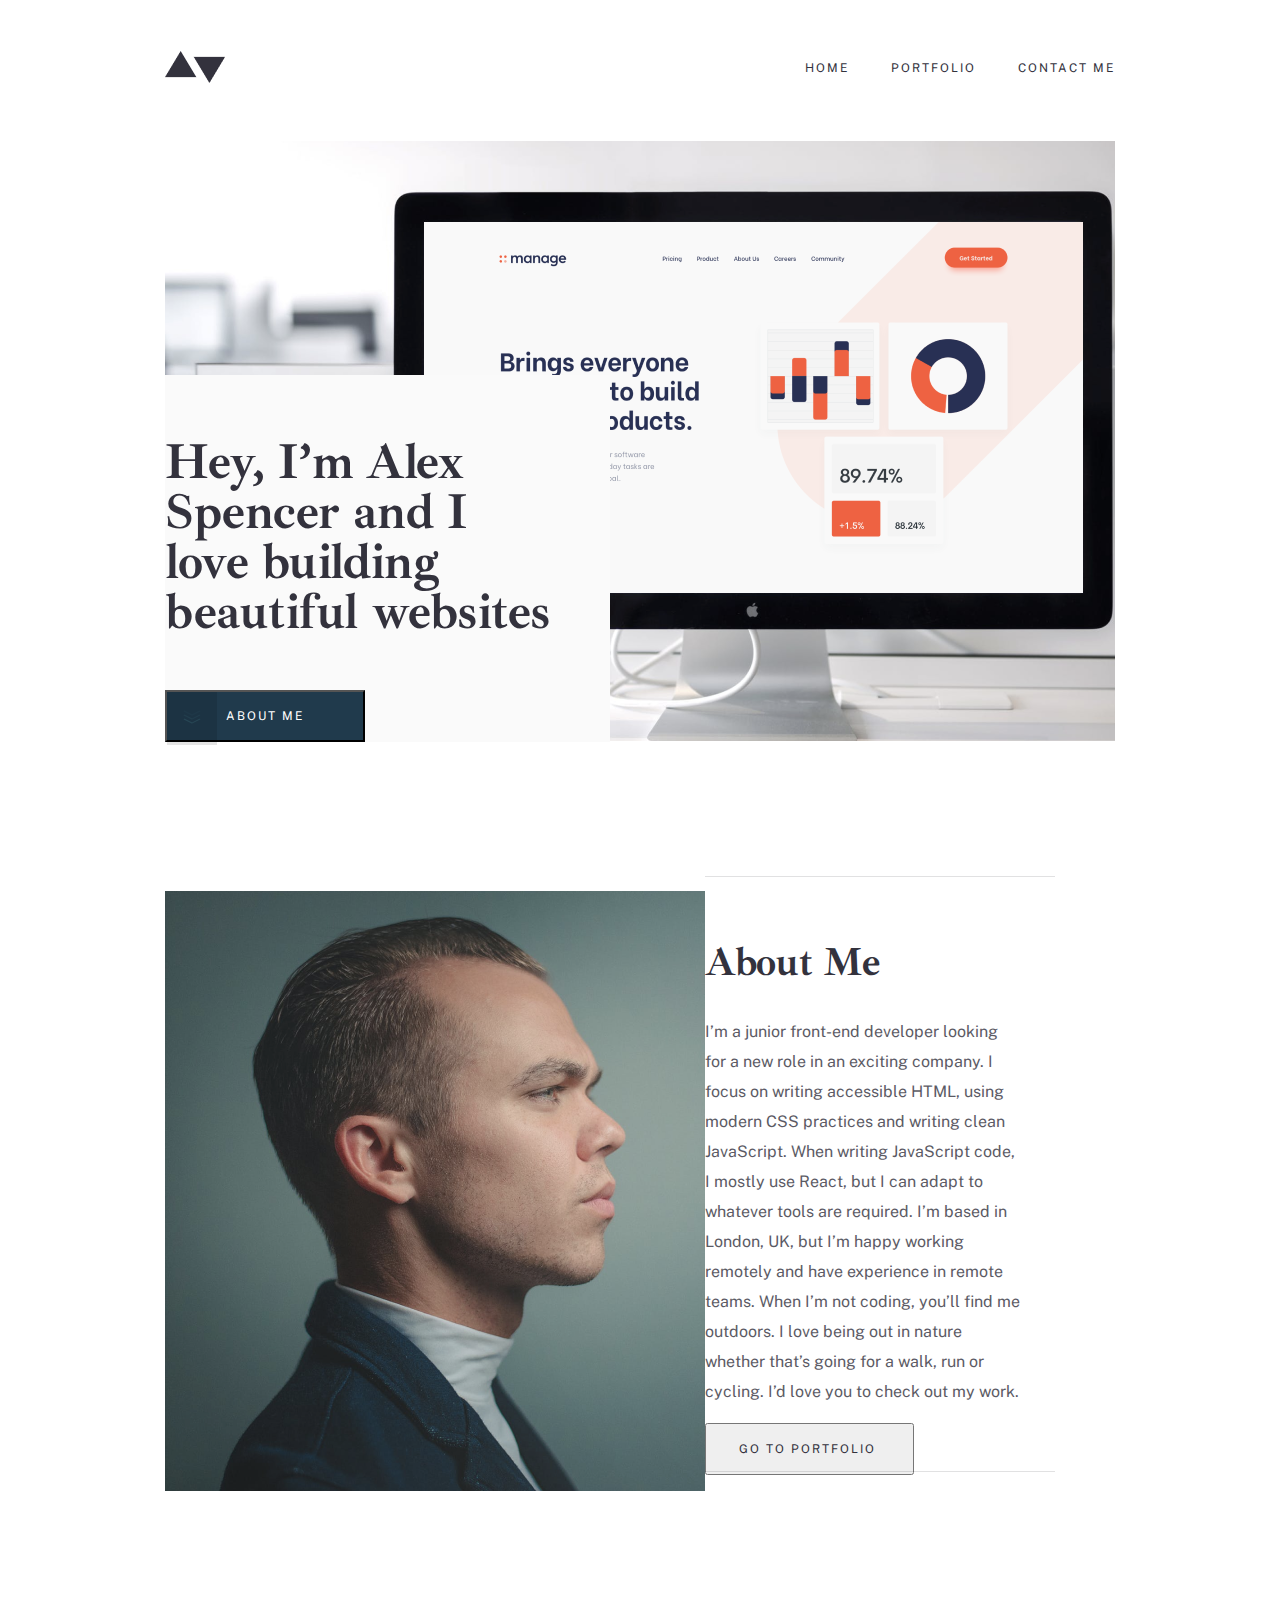
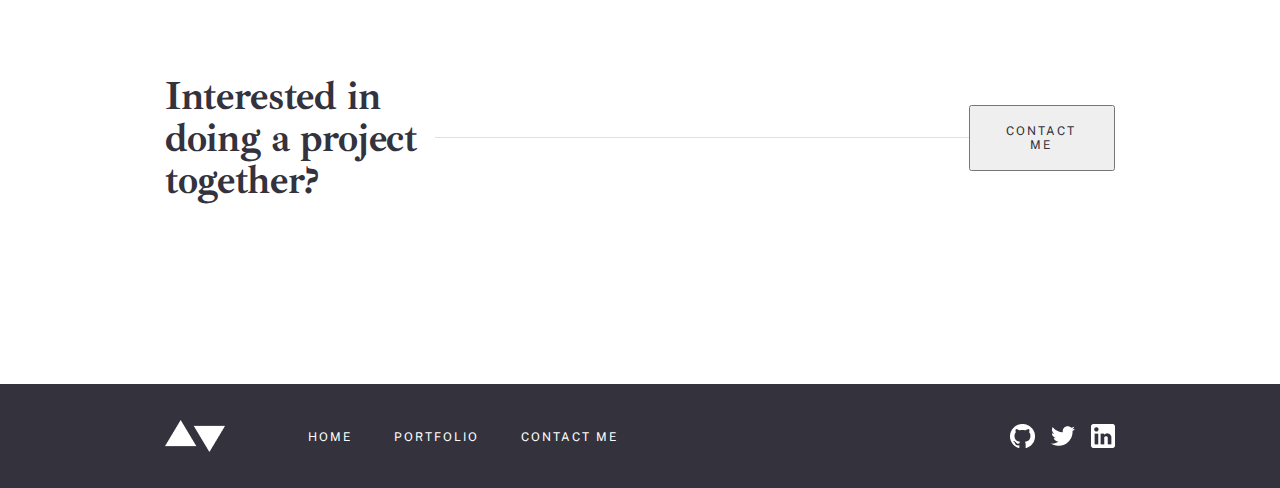
<file: index.html>
<!DOCTYPE html>
<html lang="en">
<head>
    <meta charset="UTF-8">
    <meta http-equiv="X-UA-Compatible" content="IE=edge">
    <meta name="viewport" content="width=device-width, initial-scale=1.0">
    <title>Home</title>
    <link rel="stylesheet" href="./css/main.css">
</head>
<body>
    <header class="header">
        <div class="container">
            <div class="header__inner">
                <a class="header__inner__logo__link" href="#"><img class="header__inner__logo" src="./images/logo__header.png" alt="Logo"></a>
                <ul class="header__inner__list">
                    <li class="header__inner__list__item">
                        <a class="header__inner__list__item__link" href="./index.html">HOME</a>
                    </li>
                    <li class="header__inner__list__item">
                        <a class="header__inner__list__item__link" href="./portfolio.html">PORTFOLIO</a>
                    </li>
                    <li class="header__inner__list__item">
                        <a class="header__inner__list__item__link" href="./contact.html">CONTACT ME</a>
                    </li>
                </ul>
                <a class="header__inner__menu" href="#"><img class="header__inner__menu" src="./images/chiziqcha.png" alt="menu"></a>
            </div>
        </div>
    </header>
    <main>
        <section class="beautiful">
            <div class="container">
                <div class="beautiful__inner">
                    <div class="beautiful__inner__div">
                        <h1 class="beautiful__inner__h1">Hey, I’m Alex Spencer and I love building beautiful websites</h1>
                        <button class="beautiful__inner__btn" type="submit">ABOUT ME</button>
                    </div>
                </div>
            </div>
        </section>
        <section class="about">
            <div class="container">
                <div class="abuot__inner">
                    <img class="abuot__inner__img" src="./images/abuot.png" alt="Alex">
                    <img class="abuot__inner__png" src="./images/abuot__tablet.png" alt="Alex">
                    <img class="abuot__inner__jpg" src="./images/abuot__mobile.png  " alt="Alex">
                    <div class="abuot__inner__div">
                        <h2 class="abuot__inner__h2">About Me</h2>
                        <p class="abuot__inner__p">I’m a junior front-end developer looking for a new role in an exciting company. I focus on writing accessible HTML, using modern CSS practices and writing clean JavaScript. When writing JavaScript code, I mostly use React, but I can adapt to whatever tools are required. I’m based in London, UK, but I’m happy working remotely and have experience in remote teams. When I’m not coding, you’ll find me outdoors. I love being out in nature whether that’s going for a walk, run or cycling. I’d love you to check out my work.</p>
                        <button class="abuot__inner__btn" type="submit">GO TO PORTFOLIO</button>
                    </div>
                </div>
            </div>
        </section>
        <section class="project">
            <div class="container">
                <div class="project__inner">
                    <h2 class="project__inner__h2">Interested in doing a project together?</h2>
                    <img class="project__inner__line" src="./images/project.png" alt="Line">
                    <img class="project__inner__lines" src="./images/project__tablet.png" alt="Line">
                    <button class="project__inner__btn" type="submit">CONTACT ME</button>
                </div>
            </div>
        </section>
    </main>
    <footer class="footer">
        <div class="container">
            <div class="footer__inner">
                <div class="footer__inner__div">
                    <a class="footer__inner__img__link" href="#"><img class="footer__inner__img" src="./images/footer__logo.png" alt="Logo">
                    </a>
                    <ul class="footer__inner__list">
                        <li class="footer__inner__list__item">
                            <a class="footer__inner__list__item__link" href="./index.html">HOME</a>
                        </li>
                        <li class="footer__inner__list__item">
                            <a class="footer__inner__list__item__link" href="./portfolio.html">PORTFOLIO</a>
                        </li>
                        <li class="footer__inner__list__item">
                            <a class="footer__inner__list__item__link" href="./contact.html">CONTACT ME</a>
                        </li>
                    </ul>
                </div>
                <ul class="footer__inner__lists">
                    <li class="footer__inner__lists__item">
                        <a class="footer__inner__lists__item__link" href="#">
                            <img src="./images/footer__img1.png" alt="rasm">
                        </a>
                    </li>
                    <li class="footer__inner__lists__item">
                        <a class="footer__inner__lists__item__link" href="#">
                            <img src="./images/twiter.png" alt="twiter">
                        </a>
                    </li>
                    <li class="footer__inner__lists__item">
                        <a class="footer__inner__lists__item__link" href="#">
                            <img src="./images/in.png" alt="IN">
                        </a>
                    </li>
                </ul>
            </div>
        </div>
    </footer>
</body>
</html>
</file>
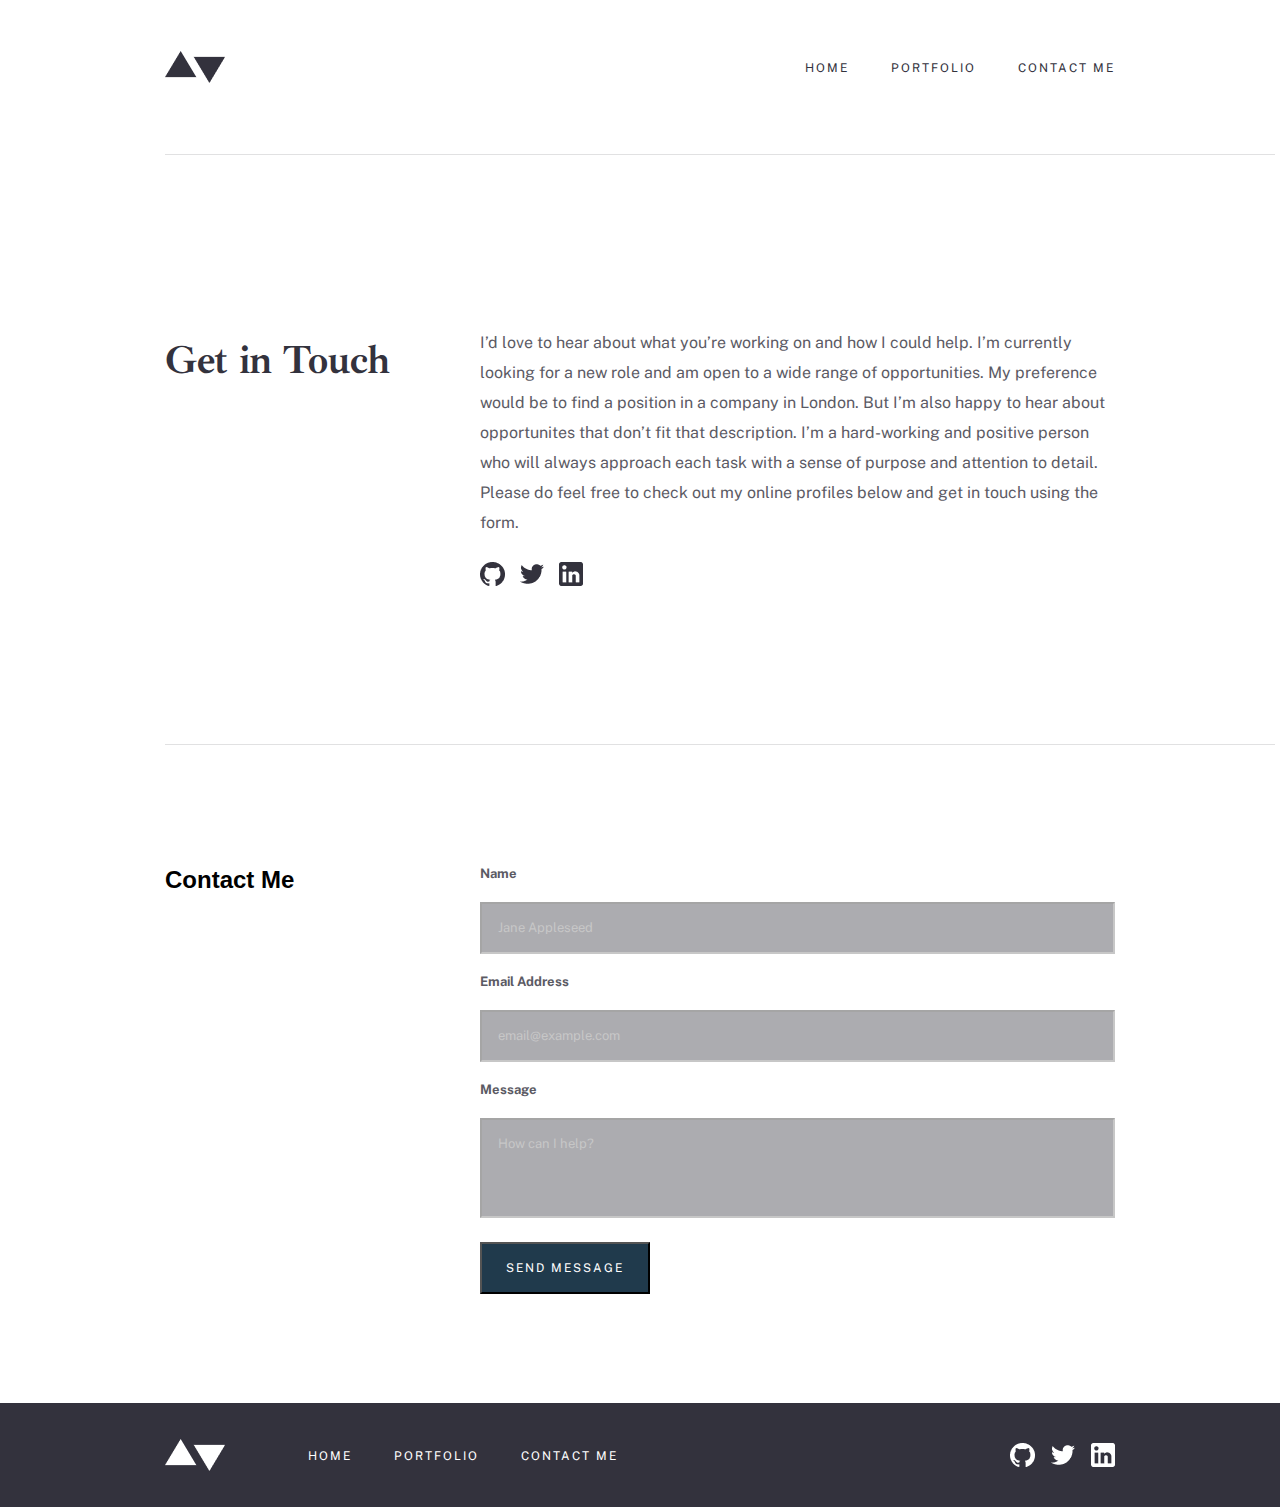
<file: contact.html>
<!DOCTYPE html>
<html lang="en">
<head>
    <meta charset="UTF-8">
    <meta http-equiv="X-UA-Compatible" content="IE=edge">
    <meta name="viewport" content="width=device-width, initial-scale=1.0">
    <title>Home</title>
    <link rel="stylesheet" href="./css/main.css">
</head>
<body>
    <header class="header">
        <div class="container">
            <div class="header__inner">
                <a class="header__inner__logo__link" href="#"><img class="header__inner__logo" src="./images/logo__header.png" alt="Logo"></a>
                <ul class="header__inner__list">
                    <li class="header__inner__list__item">
                        <a class="header__inner__list__item__link" href="./index.html">HOME</a>
                    </li>
                    <li class="header__inner__list__item">
                        <a class="header__inner__list__item__link" href="./portfolio.html">PORTFOLIO</a>
                    </li>
                    <li class="header__inner__list__item">
                        <a class="header__inner__list__item__link" href="./contact.html">CONTACT ME</a>
                    </li>
                </ul>
                <a class="header__inner__menu" href="#"><img class="header__inner__menu" src="./images/chiziqcha.png" alt="menu"></a>
            </div>
        </div>
    </header>
    <main>
        <section class="get">
            <div class="container">
                <div class="get__over">
                    <div class="get__over__inner">
                        <h1 class="get__over__inner__h1">Get in Touch</h1>
                        <div class="get__over__inner__div">
                            <p class="get__over__inner__p">
                                I’d love to hear about what you’re working on and how I could help. I’m currently looking for a new role and am open to a wide range of opportunities. My preference would be to find a position in a company in London. But I’m also happy to hear about opportunites that don’t fit that description. I’m a hard-working and positive person who will always approach each task with a sense of purpose and attention to detail. Please do feel free to check out my online profiles below and get in touch using the form.
                            </p>
                            <div class="get__over__inner__div2">
                                <img class="get__over__inner__img" src="./images/one.png" alt="rasm">
                                <img class="get__over__inner__img" src="./images/two.png" alt="twiter">
                                <img class="get__over__inner__img" src="./images/three.png" alt="IN">
                            </div>
                        </div>
                    </div>
                </div>
            </div>
        </section>
        <section class="contact">
            <div class="container">
                <div class="contact__over">
                    <div class="contact__over__inner">
                        <h2 class="contact__over__inner__h2">Contact Me</h2>
                        <div class="contact__over__inner__div">
                            <form action="./index.html">
                                <h3 class="contact__over__inner__h3">Name</h3>
                                <label class="contact__over__inner__label" for="name">
                                    <input class="contact__over__inner__name" type="text"id="name" name="name" placeholder="Jane Appleseed" >
                                </label>
                                <br>
                                <h3 class="contact__over__inner__h3">Email Address</h3>
                                <label class="contact__over__inner__label" for="email">
                                    <input class="contact__over__inner__email" type="email"id="email" name="email" placeholder="email@example.com" >
                                </label>
                                <br>
                                <h3 class="contact__over__inner__h3">Message</h3>
                                <label class="contact__over__inner__label" for="message">
                                    <input class="contact__over__inner__message" type="text"id="message" name="message" placeholder="How can I help?" >
                                </label>
                            </form>
                            <button class="contact__over__inner__btn" type="submit">SEND MESSAGE</button>
                        </div>
                    </div>
                </div>
            </div>
        </section>














    </main>
    <footer class="footer">
        <div class="container">
            <div class="footer__inner">
                <div class="footer__inner__div">
                    <a class="footer__inner__img__link" href="#"><img class="footer__inner__img" src="./images/footer__logo.png" alt="Logo">
                    </a>
                    <ul class="footer__inner__list">
                        <li class="footer__inner__list__item">
                            <a class="footer__inner__list__item__link" href="./index.html">HOME</a>
                        </li>
                        <li class="footer__inner__list__item">
                            <a class="footer__inner__list__item__link" href="./portfolio.html">PORTFOLIO</a>
                        </li>
                        <li class="footer__inner__list__item">
                            <a class="footer__inner__list__item__link" href="./contact.html">CONTACT ME</a>
                        </li>
                    </ul>
                </div>
                <ul class="footer__inner__lists">
                    <li class="footer__inner__lists__item">
                        <a class="footer__inner__lists__item__link" href="#">
                            <img src="./images/footer__img1.png" alt="rasm">
                        </a>
                    </li>
                    <li class="footer__inner__lists__item">
                        <a class="footer__inner__lists__item__link" href="#">
                            <img src="./images/twiter.png" alt="twiter">
                        </a>
                    </li>
                    <li class="footer__inner__lists__item">
                        <a class="footer__inner__lists__item__link" href="#">
                            <img src="./images/in.png" alt="IN">
                        </a>
                    </li>
                </ul>
            </div>
        </div>
    </footer>
</body>
</html>
</file>
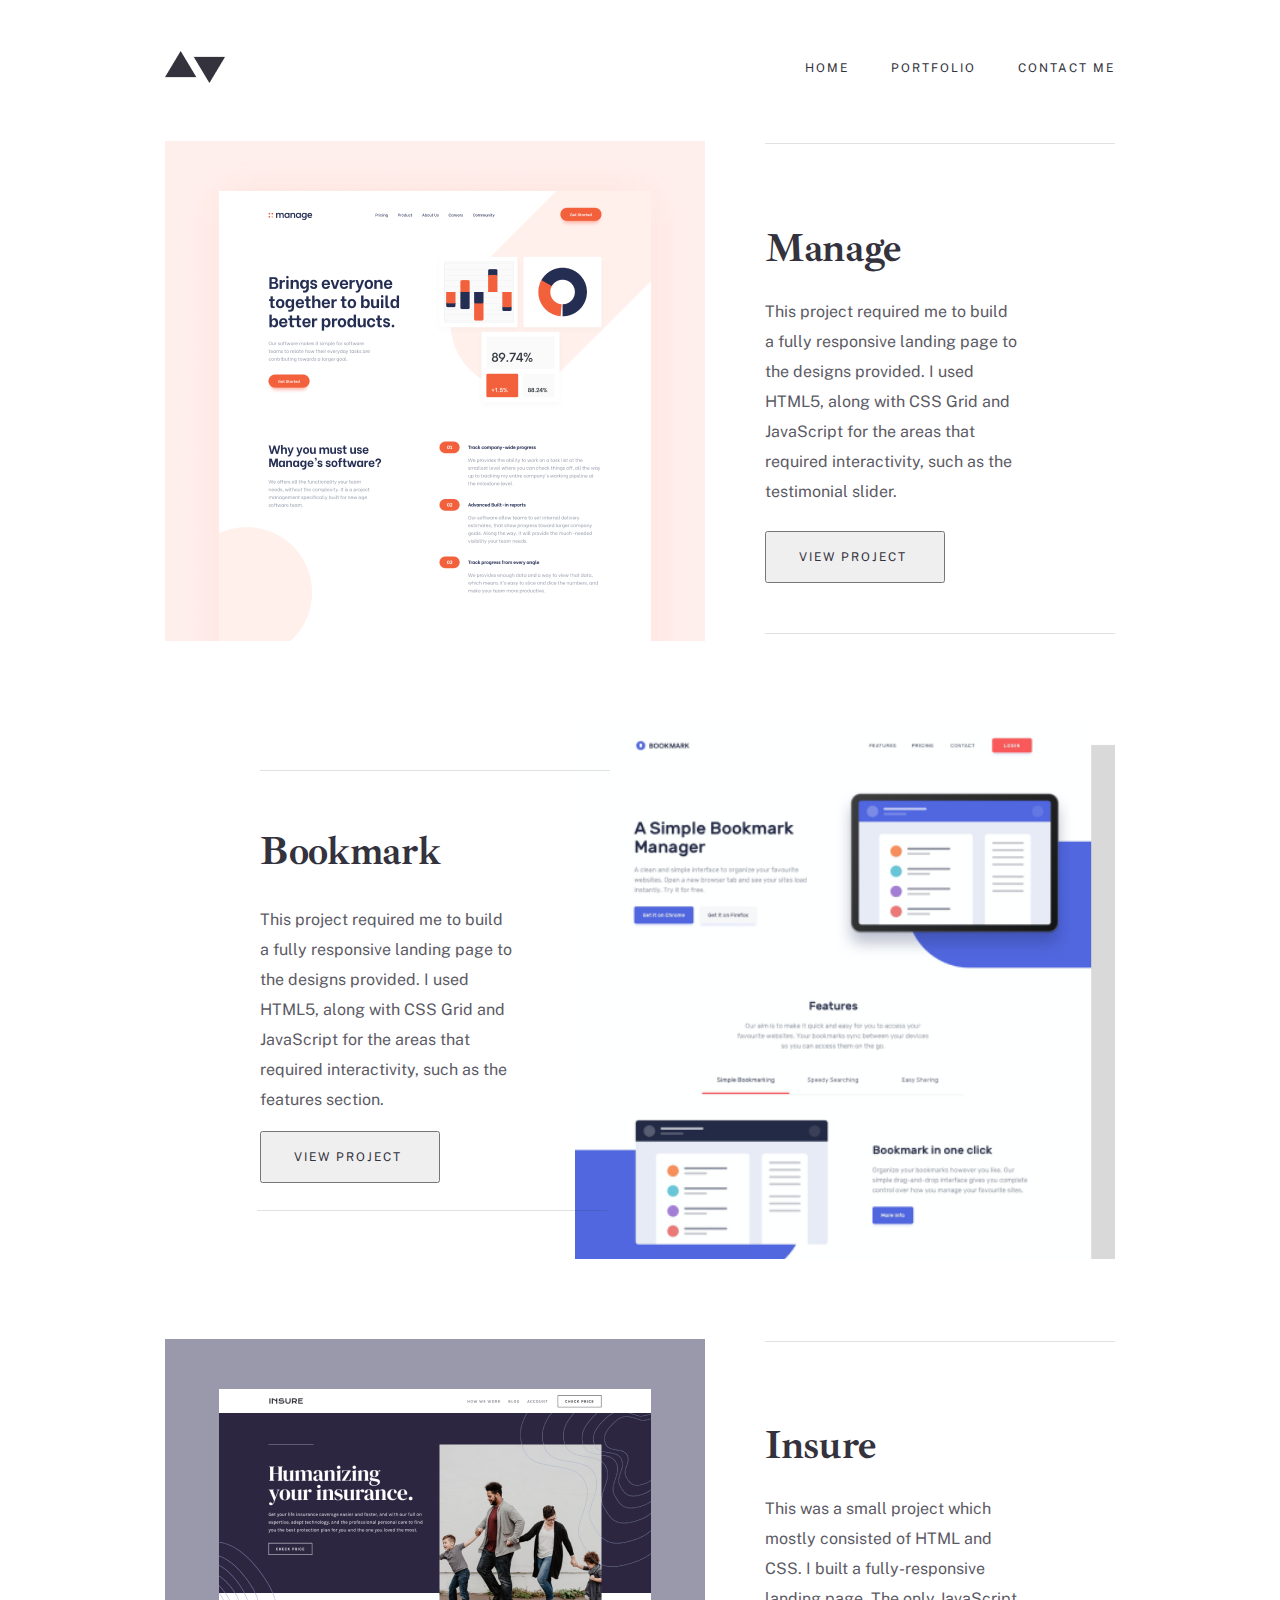
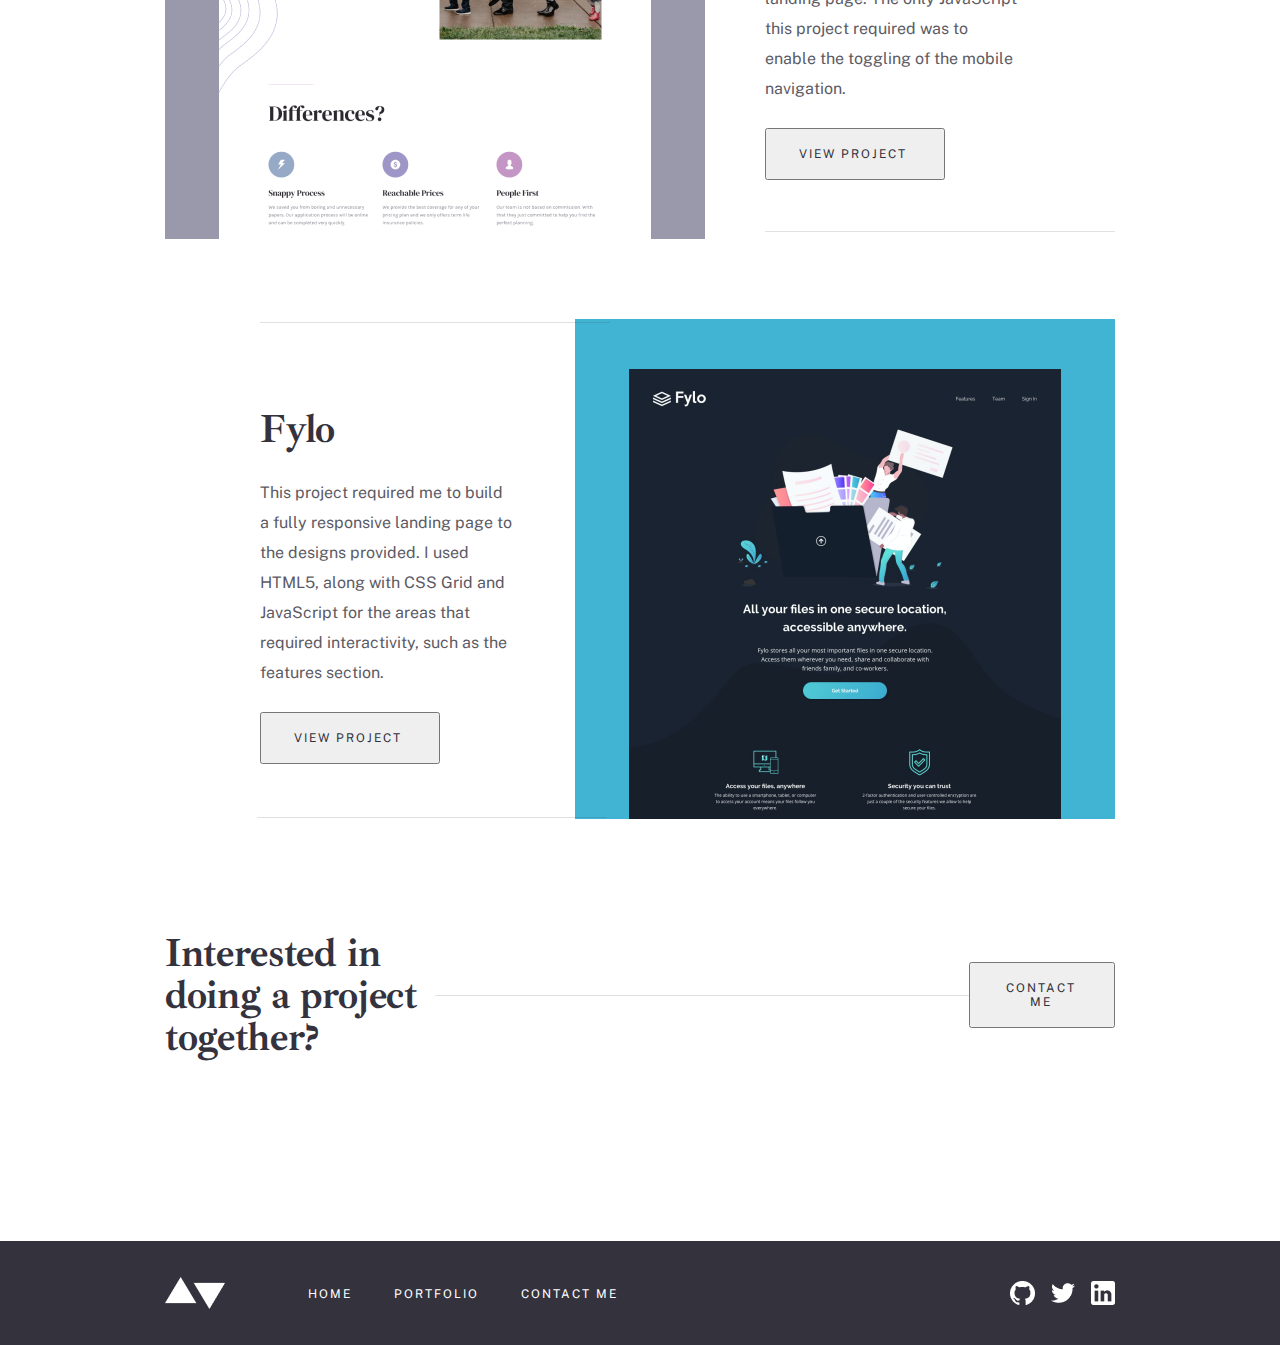
<file: portfolio.html>
<!DOCTYPE html>
<html lang="en">
<head>
    <meta charset="UTF-8">
    <meta http-equiv="X-UA-Compatible" content="IE=edge">
    <meta name="viewport" content="width=device-width, initial-scale=1.0">
    <title>Home</title>
    <link rel="stylesheet" href="./css/main.css">
</head>
<body>
    <header class="header">
        <div class="container">
            <div class="header__inner">
                <a class="header__inner__logo__link" href="#"><img class="header__inner__logo" src="./images/logo__header.png" alt="Logo"></a>
                <ul class="header__inner__list">
                    <li class="header__inner__list__item">
                        <a class="header__inner__list__item__link" href="./index.html">HOME</a>
                    </li>
                    <li class="header__inner__list__item">
                        <a class="header__inner__list__item__link" href="./portfolio.html">PORTFOLIO</a>
                    </li>
                    <li class="header__inner__list__item">
                        <a class="header__inner__list__item__link" href="./contact.html">CONTACT ME</a>
                    </li>
                </ul>
                <a class="header__inner__menu" href="#"><img class="header__inner__menu" src="./images/chiziqcha.png" alt="menu"></a>
            </div>
        </div>
    </header>
    <main>
        <section class="manage">
            <div class="container">
                <div class="manage__inner">
                    <img class="manage__inner__img" src="./images/Manage.png" alt="Manage">
                    <img class="manage__inner__png" src="./images/Manage__tablet.png" alt="Manage">
                    <div class="manage__inner__div">
                        <h1 class="manage__inner__h1">Manage</h1>
                        <p class="manage__inner__p">This project required me to build a fully responsive landing page to the designs provided. I used HTML5, along with CSS Grid and JavaScript for the areas that required interactivity, such as the testimonial slider.</p>
                        <button class="manage__inner__btn btn" type="submit">VIEW PROJECT</button>
                    </div>
                </div>
            </div>
        </section>
        <section class="bookmark">
            <div class="container">
                <div class="bookmark__inner">
                    <img class="bookmark__inner__jpg" src="./images/Bookmark__mobile.png" alt="Bookmark">
                    <div class="bookmark__inner__div">
                        <h2 class="bookmark__inner__h2">Bookmark</h2>
                        <p class="bookmark__inner__p">
                            This project required me to build a fully responsive landing page to the designs provided. I used HTML5, along with CSS Grid and JavaScript for the areas that required interactivity, such as the features section.
                        </p>
                        <button class="bookmark__inner__btn btn" type="submit">VIEW PROJECT</button>
                    </div>
                    <img class="bookmark__inner__img" src="./images/Bookmark.png" alt="Bookmark">
                    <img class="bookmark__inner__png" src="./images/Bookmark__tablet.png" alt="Bookmark">
                </div>
            </div>
        </section>
        <section class="insure">
            <div class="container">
                <div class="insure__inner">
                    <img class="insure__inner__img" src="./images/Insure.png" alt="Insure">
                    <img class="insure__inner__png" src="./images/Insure__tablet.png" alt="Insure">
                    <div class="insure__inner__div">
                        <h1 class="insure__inner__h1">Insure</h1>
                        <p class="insure__inner__p">
                            This was a small project which mostly consisted of HTML and CSS. I built a fully-responsive landing page. The only JavaScript this project required was to enable the toggling of the mobile navigation.
                        </p>
                        <button class="insure__inner__btn btn" type="submit">VIEW PROJECT</button>
                    </div>
                </div>
            </div>
        </section>
        <section class="fylo">
            <div class="container">
                <div class="fylo__inner">
                    <img class="fylo__inner__jpg" src="./images/Fylo__mobile.png" alt="Fylo">
                    <div class="fylo__inner__div">
                        <h2 class="fylo__inner__h2">Fylo</h2>
                        <p class="fylo__inner__p">
                            This project required me to build a fully responsive landing page to the designs provided. I used HTML5, along with CSS Grid and JavaScript for the areas that required interactivity, such as the features section.
                        </p>
                        <button class="fylo__inner__btn btn" type="submit">VIEW PROJECT</button>
                    </div>
                    <img class="fylo__inner__img" src="./images/Fylo.png" alt="Fylo">
                    <img class="fylo__inner__png" src="./images/Fylo__tablet.png" alt="Fylo">
                </div>
            </div>
        </section>
        <section class="project">
            <div class="container">
                <div class="project__inner">
                    <h2 class="project__inner__h2">Interested in doing a project together?</h2>
                    <img class="project__inner__line" src="./images/project.png" alt="Line">
                    <img class="project__inner__lines" src="./images/project__tablet.png" alt="Line">
                    <button class="project__inner__btn" type="submit">CONTACT ME</button>
                </div>
            </div>
        </section>
    </main>
    <footer class="footer">
        <div class="container">
            <div class="footer__inner">
                <div class="footer__inner__div">
                    <a class="footer__inner__img__link" href="#"><img class="footer__inner__img" src="./images/footer__logo.png" alt="Logo">
                    </a>
                    <ul class="footer__inner__list">
                        <li class="footer__inner__list__item">
                            <a class="footer__inner__list__item__link" href="./index.html">HOME</a>
                        </li>
                        <li class="footer__inner__list__item">
                            <a class="footer__inner__list__item__link" href="./portfolio.html">PORTFOLIO</a>
                        </li>
                        <li class="footer__inner__list__item">
                            <a class="footer__inner__list__item__link" href="./contact.html">CONTACT ME</a>
                        </li>
                    </ul>
                </div>
                <ul class="footer__inner__lists">
                    <li class="footer__inner__lists__item">
                        <a class="footer__inner__lists__item__link" href="#">
                            <img src="./images/footer__img1.png" alt="rasm">
                        </a>
                    </li>
                    <li class="footer__inner__lists__item">
                        <a class="footer__inner__lists__item__link" href="#">
                            <img src="./images/twiter.png" alt="twiter">
                        </a>
                    </li>
                    <li class="footer__inner__lists__item">
                        <a class="footer__inner__lists__item__link" href="#">
                            <img src="./images/in.png" alt="IN">
                        </a>
                    </li>
                </ul>
            </div>
        </div>
    </footer>
</body>
</html>
</file>
<file: css/main.css>
@import url("https://fonts.googleapis.com/css2?family=Ibarra+Real+Nova:ital,wght@0,700;1,700&display=swap");
@import url("https://fonts.googleapis.com/css2?family=Public+Sans:ital@0;1&display=swap");
html {
  line-height: 1.15; /* 1 */
  -webkit-text-size-adjust: 100%; /* 2 */
}

/* Sections
   ========================================================================== */
/**
 * Remove the margin in all browsers.
 */
body {
  margin: 0;
}

/**
 * Render the `main` element consistently in IE.
 */
main {
  display: block;
}

/**
 * Correct the font size and margin on `h1` elements within `section` and
 * `article` contexts in Chrome, Firefox, and Safari.
 */
h1 {
  font-size: 2em;
  margin: 0.67em 0;
}

/* Grouping content
   ========================================================================== */
/**
 * 1. Add the correct box sizing in Firefox.
 * 2. Show the overflow in Edge and IE.
 */
hr {
  box-sizing: content-box; /* 1 */
  height: 0; /* 1 */
  overflow: visible; /* 2 */
}

/**
 * 1. Correct the inheritance and scaling of font size in all browsers.
 * 2. Correct the odd `em` font sizing in all browsers.
 */
pre {
  font-family: monospace, monospace; /* 1 */
  font-size: 1em; /* 2 */
}

/* Text-level semantics
   ========================================================================== */
/**
 * Remove the gray background on active links in IE 10.
 */
a {
  background-color: transparent;
}

/**
 * 1. Remove the bottom border in Chrome 57-
 * 2. Add the correct text decoration in Chrome, Edge, IE, Opera, and Safari.
 */
abbr[title] {
  border-bottom: none; /* 1 */
  text-decoration: underline; /* 2 */
  -webkit-text-decoration: underline dotted;
          text-decoration: underline dotted; /* 2 */
}

/**
 * Add the correct font weight in Chrome, Edge, and Safari.
 */
b,
strong {
  font-weight: bolder;
}

/**
 * 1. Correct the inheritance and scaling of font size in all browsers.
 * 2. Correct the odd `em` font sizing in all browsers.
 */
code,
kbd,
samp {
  font-family: monospace, monospace; /* 1 */
  font-size: 1em; /* 2 */
}

/**
 * Add the correct font size in all browsers.
 */
small {
  font-size: 80%;
}

/**
 * Prevent `sub` and `sup` elements from affecting the line height in
 * all browsers.
 */
sub,
sup {
  font-size: 75%;
  line-height: 0;
  position: relative;
  vertical-align: baseline;
}

sub {
  bottom: -0.25em;
}

sup {
  top: -0.5em;
}

/* Embedded content
   ========================================================================== */
/**
 * Remove the border on images inside links in IE 10.
 */
img {
  border-style: none;
}

/* Forms
   ========================================================================== */
/**
 * 1. Change the font styles in all browsers.
 * 2. Remove the margin in Firefox and Safari.
 */
button,
input,
optgroup,
select,
textarea {
  font-family: inherit; /* 1 */
  font-size: 100%; /* 1 */
  line-height: 1.15; /* 1 */
  margin: 0; /* 2 */
}

/**
 * Show the overflow in IE.
 * 1. Show the overflow in Edge.
 */
button,
input { /* 1 */
  overflow: visible;
}

/**
 * Remove the inheritance of text transform in Edge, Firefox, and IE.
 * 1. Remove the inheritance of text transform in Firefox.
 */
button,
select { /* 1 */
  text-transform: none;
}

/**
 * Correct the inability to style clickable types in iOS and Safari.
 */
button,
[type=button],
[type=reset],
[type=submit] {
  -webkit-appearance: button;
}

/**
 * Remove the inner border and padding in Firefox.
 */
button::-moz-focus-inner,
[type=button]::-moz-focus-inner,
[type=reset]::-moz-focus-inner,
[type=submit]::-moz-focus-inner {
  border-style: none;
  padding: 0;
}

/**
 * Restore the focus styles unset by the previous rule.
 */
button:-moz-focusring,
[type=button]:-moz-focusring,
[type=reset]:-moz-focusring,
[type=submit]:-moz-focusring {
  outline: 1px dotted ButtonText;
}

/**
 * Correct the padding in Firefox.
 */
fieldset {
  padding: 0.35em 0.75em 0.625em;
}

/**
 * 1. Correct the text wrapping in Edge and IE.
 * 2. Correct the color inheritance from `fieldset` elements in IE.
 * 3. Remove the padding so developers are not caught out when they zero out
 *    `fieldset` elements in all browsers.
 */
legend {
  box-sizing: border-box; /* 1 */
  color: inherit; /* 2 */
  display: table; /* 1 */
  max-width: 100%; /* 1 */
  padding: 0; /* 3 */
  white-space: normal; /* 1 */
}

/**
 * Add the correct vertical alignment in Chrome, Firefox, and Opera.
 */
progress {
  vertical-align: baseline;
}

/**
 * Remove the default vertical scrollbar in IE 10+.
 */
textarea {
  overflow: auto;
}

/**
 * 1. Add the correct box sizing in IE 10.
 * 2. Remove the padding in IE 10.
 */
[type=checkbox],
[type=radio] {
  box-sizing: border-box; /* 1 */
  padding: 0; /* 2 */
}

/**
 * Correct the cursor style of increment and decrement buttons in Chrome.
 */
[type=number]::-webkit-inner-spin-button,
[type=number]::-webkit-outer-spin-button {
  height: auto;
}

/**
 * 1. Correct the odd appearance in Chrome and Safari.
 * 2. Correct the outline style in Safari.
 */
[type=search] {
  -webkit-appearance: textfield; /* 1 */
  outline-offset: -2px; /* 2 */
}

/**
 * Remove the inner padding in Chrome and Safari on macOS.
 */
[type=search]::-webkit-search-decoration {
  -webkit-appearance: none;
}

/**
 * 1. Correct the inability to style clickable types in iOS and Safari.
 * 2. Change font properties to `inherit` in Safari.
 */
::-webkit-file-upload-button {
  -webkit-appearance: button; /* 1 */
  font: inherit; /* 2 */
}

/* Interactive
   ========================================================================== */
/*
 * Add the correct display in Edge, IE 10+, and Firefox.
 */
details {
  display: block;
}

/*
 * Add the correct display in all browsers.
 */
summary {
  display: list-item;
}

/* Misc
   ========================================================================== */
/**
 * Add the correct display in IE 10+.
 */
template {
  display: none;
}

/**
 * Add the correct display in IE 10.
 */
[hidden] {
  display: none;
}

html {
  height: 100%;
  box-sizing: border-box;
}

*,
*::before,
*::after {
  box-sizing: inherit;
  scroll-behavior: smooth;
}

body {
  height: 100%;
  display: flex;
  flex-direction: column;
  font-family: "Arial", "sans-serif";
  margin: 0;
  padding: 0;
}

img {
  max-width: 100%;
  height: auto;
  vertical-align: middle;
  -o-object-fit: cover;
     object-fit: cover;
}

.main {
  flex-grow: 1;
}

.btn {
  font-family: "Public Sans";
  font-style: normal;
  font-weight: 400;
  font-size: 12px;
  line-height: 14px;
  letter-spacing: 2px;
  text-transform: uppercase;
  color: #33323D;
  padding: 17px 36px 17px 32px;
}
.btn:hover {
  background: #33323D;
  font-family: "PublicSans";
  font-size: 12px;
  line-height: 14px;
  letter-spacing: 2px;
  text-transform: uppercase;
  color: #FAFAFA;
  cursor: pointer;
}

.container {
  max-width: 1440px;
  padding: 0 165px;
  margin: 0 auto;
}

@media only screen and (max-width: 768px) {
  .container {
    max-width: 768px;
    padding: 0 39.5px;
    margin: 0 auto;
  }
}
@media only screen and (max-width: 376px) {
  .container {
    max-width: 375px;
    padding: 0 32.5px;
    margin: 0 auto;
  }
}
.visually-hidden {
  position: absolute;
  width: 1px;
  height: 1px;
  margin: -1px;
  padding: 0;
  overflow: hidden;
  border: 0;
  clip: rect(0 0 0 0);
}

.header__inner {
  display: flex;
  justify-content: space-between;
  align-items: center;
  padding-top: 42px;
  padding-bottom: 49px;
}
.header__inner__menu {
  display: none;
}
.header__inner__logo {
  display: block;
}
.header__inner__logo__link {
  text-decoration: none;
}
.header__inner__list {
  display: flex;
  justify-content: space-between;
  align-items: center;
}
.header__inner__list__item {
  margin-left: 42px;
  list-style: none;
}
.header__inner__list__item__link {
  text-decoration: none;
  font-family: "Public Sans";
  font-style: normal;
  font-weight: 400;
  font-size: 12px;
  line-height: 14px;
  letter-spacing: 2px;
  text-transform: uppercase;
  color: #33323D;
}
.header__inner__list__item__link:active {
  color: #5FB4A2;
}

@media only screen and (max-width: 376px) {
  .header__inner {
    display: flex;
    justify-content: space-between;
    align-items: center;
    padding-top: 73px;
    padding-bottom: 63px;
    max-width: 376px;
  }
  .header__inner__menu {
    display: block;
  }
  .header__inner__logo {
    display: block;
  }
  .header__inner__logo__link {
    text-decoration: none;
  }
  .header__inner__list {
    display: flex;
    justify-content: space-between;
    align-items: center;
  }
  .header__inner__list__item {
    margin-left: 42px;
    list-style: none;
    display: none;
  }
  .header__inner__list__item__link {
    text-decoration: none;
    font-family: "Public Sans";
    font-style: normal;
    font-weight: 400;
    font-size: 12px;
    line-height: 14px;
    letter-spacing: 2px;
    text-transform: uppercase;
    color: #33323D;
  }
  .header__inner__list__item__link:active {
    color: #5FB4A2;
  }
}
.beautiful__inner {
  background-image: url(../../images/beautiful__png.png);
  background-size: auto;
  background-repeat: no-repeat;
  height: 600px;
  position: relative;
}
.beautiful__inner__div {
  background: #FAFAFA;
  width: 445px;
  padding-top: 28px;
  position: absolute;
  top: 234px;
}
.beautiful__inner__h1 {
  font-family: "Ibarra Real Nova";
  font-style: normal;
  font-weight: 700;
  font-size: 50px;
  line-height: 50px;
  letter-spacing: -0.446429px;
  color: #33323D;
  width: 390px;
  margin-bottom: 53px;
}
.beautiful__inner__btn {
  font-family: "Public Sans";
  font-style: normal;
  font-weight: 400;
  font-size: 12px;
  line-height: 14px;
  text-align: center;
  letter-spacing: 2px;
  text-transform: uppercase;
  color: #FFFFFF;
  background: #203A4C;
  padding-top: 17px;
  padding-bottom: 17px;
  width: 200px;
  position: relative;
}
.beautiful__inner__btn:hover {
  background: #5FB4A2;
  font-family: "PublicSans";
  font-size: 12px;
  line-height: 14px;
  text-align: center;
  letter-spacing: 2px;
  text-transform: uppercase;
  color: #FFFFFF;
}
.beautiful__inner__btn::before {
  content: url(../../images/beautiful__btn.png);
  padding: 18px 16px;
  background: #000000;
  mix-blend-mode: normal;
  opacity: 0.1;
  position: absolute;
  top: 0;
  left: 0;
}

.abuot__inner {
  display: flex;
  justify-content: space-between;
  align-items: center;
  margin-top: 150px;
  margin-bottom: 150px;
}
.abuot__inner__png {
  display: none;
}
.abuot__inner__jpg {
  display: none;
}
.abuot__inner__img {
  display: block;
}
.abuot__inner__div {
  width: 450px;
  padding-right: 95px;
  position: relative;
}
.abuot__inner__div::before {
  content: url(../../images/line.png);
  position: absolute;
  top: -45px;
}
.abuot__inner__div::after {
  content: url(../../images/line.png);
  position: absolute;
  left: 0;
  top: 550px;
}
.abuot__inner__h2 {
  font-family: "Ibarra Real Nova";
  font-style: normal;
  font-weight: 700;
  font-size: 40px;
  line-height: 42px;
  letter-spacing: -0.357143px;
  color: #33323D;
}
.abuot__inner__p {
  font-family: "Public Sans";
  font-style: normal;
  font-weight: 400;
  font-size: 16px;
  line-height: 30px;
  color: #33323D;
  mix-blend-mode: normal;
  opacity: 0.8;
}
.abuot__inner__btn {
  padding: 17px 36px 17px 32px;
  font-family: "Public Sans";
  font-style: normal;
  font-weight: 400;
  font-size: 12px;
  line-height: 14px;
  letter-spacing: 2px;
  text-transform: uppercase;
  color: #33323D;
}
.abuot__inner__btn:hover {
  background: #33323D;
  font-family: "PublicSans";
  font-size: 12px;
  line-height: 14px;
  letter-spacing: 2px;
  text-transform: uppercase;
  color: #FAFAFA;
  cursor: pointer;
}

.project__inner {
  display: flex;
  justify-content: space-between;
  align-items: center;
  margin-bottom: 150px;
}
.project__inner__line {
  display: block;
  cursor: pointer;
}
.project__inner__lines {
  display: none;
  cursor: pointer;
}
.project__inner__btn {
  padding: 17px 35px 17px 32px;
  font-family: "Public Sans";
  font-style: normal;
  font-weight: 400;
  font-size: 12px;
  line-height: 14px;
  letter-spacing: 2px;
  text-transform: uppercase;
  color: #33323D;
}
.project__inner__btn:hover {
  background: #33323D;
  font-family: "PublicSans";
  font-size: 12px;
  line-height: 14px;
  letter-spacing: 2px;
  text-transform: uppercase;
  color: #FAFAFA;
  cursor: pointer;
}
.project__inner__h2 {
  font-family: "Ibarra Real Nova";
  font-style: normal;
  font-weight: 700;
  font-size: 40px;
  line-height: 42px;
  letter-spacing: -0.357143px;
  color: #33323D;
  width: 350px;
}

.manage__inner {
  display: flex;
  justify-content: space-between;
  align-items: center;
  margin-bottom: 80px;
}
.manage__inner__img {
  display: block;
}
.manage__inner__png {
  display: none;
}
.manage__inner__div {
  width: 350px;
  padding-right: 95px;
  position: relative;
}
.manage__inner__div::before {
  content: url(../../images/line.png);
  position: absolute;
  top: -70px;
}
.manage__inner__div::after {
  content: url(../../images/line.png);
  position: absolute;
  left: 0;
  top: 420px;
}
.manage__inner__h1 {
  font-family: "Ibarra Real Nova";
  font-style: normal;
  font-weight: 700;
  font-size: 40px;
  line-height: 42px;
  letter-spacing: -0.357143px;
  color: #33323D;
  margin-bottom: 28px;
}
.manage__inner__p {
  font-family: "Public Sans";
  font-style: normal;
  font-weight: 400;
  font-size: 16px;
  line-height: 30px;
  color: #33323D;
  mix-blend-mode: normal;
  opacity: 0.8;
  margin-bottom: 24px;
}

.bookmark__inner {
  display: flex;
  justify-content: space-between;
  align-items: center;
  margin-bottom: 80px;
}
.bookmark__inner__img {
  width: 540px;
  display: block;
}
.bookmark__inner__png {
  display: none;
}
.bookmark__inner__jpg {
  display: none;
}
.bookmark__inner__div {
  width: 350px;
  padding-left: 95px;
  position: relative;
}
.bookmark__inner__div::before {
  content: url(../../images/line.png);
  position: absolute;
  top: -40px;
}
.bookmark__inner__div::after {
  content: url(../../images/line.png);
  position: absolute;
  left: 92px;
  top: 400px;
}
.bookmark__inner__h2 {
  font-family: "Ibarra Real Nova";
  font-style: normal;
  font-weight: 700;
  font-size: 40px;
  line-height: 42px;
  letter-spacing: -0.357143px;
  color: #33323D;
}
.bookmark__inner__p {
  font-family: "Public Sans";
  font-style: normal;
  font-weight: 400;
  font-size: 16px;
  line-height: 30px;
  color: #33323D;
  mix-blend-mode: normal;
  opacity: 0.8;
}

.insure__inner {
  display: flex;
  justify-content: space-between;
  align-items: center;
  margin-bottom: 80px;
}
.insure__inner__img {
  display: block;
}
.insure__inner__png {
  display: none;
}
.insure__inner__div {
  width: 350px;
  padding-right: 95px;
  position: relative;
}
.insure__inner__div::before {
  content: url(../../images/line.png);
  position: absolute;
  top: -70px;
}
.insure__inner__div::after {
  content: url(../../images/line.png);
  position: absolute;
  left: 0;
  top: 420px;
}
.insure__inner__h1 {
  font-family: "Ibarra Real Nova";
  font-style: normal;
  font-weight: 700;
  font-size: 40px;
  line-height: 42px;
  letter-spacing: -0.357143px;
  color: #33323D;
  margin-bottom: 28px;
}
.insure__inner__p {
  font-family: "Public Sans";
  font-style: normal;
  font-weight: 400;
  font-size: 16px;
  line-height: 30px;
  color: #33323D;
  mix-blend-mode: normal;
  opacity: 0.8;
  margin-bottom: 24px;
}

.fylo__inner {
  display: flex;
  justify-content: space-between;
  align-items: center;
  margin-bottom: 80px;
}
.fylo__inner__img {
  width: 540px;
  display: block;
}
.fylo__inner__png {
  display: none;
}
.fylo__inner__jpg {
  display: none;
}
.fylo__inner__div {
  width: 350px;
  padding-left: 95px;
  position: relative;
}
.fylo__inner__div::before {
  content: url(../../images/line.png);
  position: absolute;
  top: -65px;
}
.fylo__inner__div::after {
  content: url(../../images/line.png);
  position: absolute;
  left: 92px;
  top: 430px;
}
.fylo__inner__h2 {
  font-family: "Ibarra Real Nova";
  font-style: normal;
  font-weight: 700;
  font-size: 40px;
  line-height: 42px;
  letter-spacing: -0.357143px;
  color: #33323D;
  margin-bottom: 28px;
}
.fylo__inner__p {
  font-family: "Public Sans";
  font-style: normal;
  font-weight: 400;
  font-size: 16px;
  line-height: 30px;
  color: #33323D;
  mix-blend-mode: normal;
  opacity: 0.8;
  margin-bottom: 24px;
}

.get__over::before {
  content: url(../../images/contact__line.png);
}
.get__over__inner {
  display: flex;
  justify-content: space-between;
  align-items: flex-start;
  margin-top: 152px;
  margin-bottom: 145px;
}
.get__over__inner__div {
  width: 635px;
}
.get__over__inner__div2 {
  display: flex;
  justify-content: flex-start;
  align-items: center;
}
.get__over__inner__img {
  display: block;
  margin-right: 15px;
}
.get__over__inner__h1 {
  font-family: "Ibarra Real Nova";
  font-style: normal;
  font-weight: 700;
  font-size: 40px;
  line-height: 42px;
  letter-spacing: -0.357143px;
  color: #33323D;
}
.get__over__inner__p {
  font-family: "Public Sans";
  font-style: normal;
  font-weight: 400;
  font-size: 16px;
  line-height: 30px;
  color: #33323D;
  mix-blend-mode: normal;
  opacity: 0.8;
  margin-bottom: 24px;
}

.contact__over::before {
  content: url(../../images/contact__line.png);
}
.contact__over__inner {
  display: flex;
  justify-content: space-between;
  align-items: flex-start;
  margin-top: 97px;
}
.contact__over__inner__label {
  background: #33323D;
  mix-blend-mode: normal;
  opacity: 0.4;
}
.contact__over__inner__name {
  font-family: "Public Sans";
  font-style: normal;
  font-weight: 400;
  font-size: 13px;
  line-height: 30px;
  width: 635px;
  background: #33323D;
  mix-blend-mode: normal;
  opacity: 1;
  padding-top: 9px;
  padding-bottom: 9px;
  padding-left: 16px;
}
.contact__over__inner__email {
  font-family: "Public Sans";
  width: 635px;
  padding-top: 9px;
  padding-bottom: 9px;
  padding-left: 16px;
  font-style: normal;
  font-weight: 400;
  font-size: 13px;
  line-height: 30px;
  color: #33323D;
  mix-blend-mode: normal;
  opacity: 1;
  background: #33323D;
  mix-blend-mode: normal;
  opacity: 1;
}
.contact__over__inner__message {
  font-family: "Public Sans";
  font-style: normal;
  font-weight: 400;
  font-size: 13px;
  line-height: 30px;
  color: #33323D;
  mix-blend-mode: normal;
  opacity: 1;
  width: 635px;
  padding-top: 9px;
  padding-bottom: 57px;
  padding-left: 16px;
  background: #33323D;
  mix-blend-mode: normal;
  opacity: 1;
}
.contact__over__inner__h3 {
  font-family: "Public Sans";
  font-style: normal;
  font-weight: 700;
  font-size: 13px;
  line-height: 30px;
  color: #33323D;
  mix-blend-mode: normal;
  opacity: 0.8;
}
.contact__over__inner__btn {
  background: #203A4C;
  font-family: "Public Sans";
  font-style: normal;
  font-weight: 400;
  font-size: 12px;
  line-height: 14px;
  text-align: center;
  letter-spacing: 2px;
  text-transform: uppercase;
  color: #FFFFFF;
  padding: 17px 24px;
  margin-top: 24px;
  margin-bottom: 109px;
}
.contact__over__inner__btn:hover {
  font-family: "Public Sans";
  font-style: normal;
  font-weight: 400;
  font-size: 12px;
  line-height: 14px;
  text-align: center;
  letter-spacing: 2px;
  text-transform: uppercase;
  color: #FFFFFF;
  background: #5FB4A2;
}

.footer {
  background-color: #33323D;
}
.footer__inner {
  padding-top: 24px;
  padding-bottom: 24px;
  display: flex;
  justify-content: space-between;
  align-items: center;
}
.footer__inner__div {
  display: flex;
  justify-content: flex-start;
  align-items: center;
}
.footer__inner__img {
  display: block;
}
.footer__inner__img__link {
  text-decoration: none;
}
.footer__inner__list {
  display: flex;
  justify-content: flex-start;
  align-items: center;
}
.footer__inner__list__item {
  list-style: none;
  margin-left: 42px;
}
.footer__inner__list__item__link {
  text-decoration: none;
  font-family: "Public Sans";
  font-style: normal;
  font-weight: 400;
  font-size: 12px;
  line-height: 14px;
  letter-spacing: 2px;
  text-transform: uppercase;
  color: #FFFFFF;
}
.footer__inner__list__item__link:active {
  color: #5FB4A2;
}
.footer__inner__lists {
  display: flex;
  justify-content: flex-start;
  align-items: center;
}
.footer__inner__lists__item {
  margin-left: 16px;
  list-style: none;
}
.footer__inner__lists__item__link {
  text-decoration: none;
}

@media only screen and (max-width: 376px) {
  .footer {
    background-color: #33323D;
  }
  .footer__inner {
    padding-top: 24px;
    padding-bottom: 24px;
    display: flex;
    flex-direction: column;
    justify-content: space-between;
    align-items: center;
  }
  .footer__inner__div {
    display: flex;
    flex-direction: column;
    justify-content: center;
    align-items: center;
    margin: 0;
    padding: 0;
  }
  .footer__inner__img {
    display: block;
    margin-bottom: 40px;
  }
  .footer__inner__img__link {
    text-decoration: none;
  }
  .footer__inner__list {
    display: flex;
    flex-direction: column;
    justify-content: center;
    align-items: center;
    margin: 0;
    padding: 0;
  }
  .footer__inner__list__item {
    list-style: none;
    margin-left: 0;
    margin-bottom: 32px;
  }
  .footer__inner__list__item__link {
    text-decoration: none;
    font-family: "Public Sans";
    font-style: normal;
    font-weight: 400;
    font-size: 12px;
    line-height: 14px;
    letter-spacing: 2px;
    text-transform: uppercase;
    color: #FFFFFF;
  }
  .footer__inner__list__item__link:active {
    color: #5FB4A2;
  }
  .footer__inner__lists {
    display: flex;
    justify-content: center;
    align-items: center;
    margin: 0;
    padding: 0;
  }
  .footer__inner__lists__item {
    margin-left: 16px;
    list-style: none;
  }
  .footer__inner__lists__item__link {
    text-decoration: none;
  }
}
@media only screen and (max-width: 768px) {
  .beautiful__inner {
    background-image: url(../../images/beautiful__png.__tablet.png);
    background-size: contain;
    background-repeat: no-repeat;
    height: 600px;
    position: relative;
    max-width: 768px;
  }
  .beautiful__inner__div {
    background: #FAFAFA;
    width: 311px;
    padding-top: 28px;
    position: absolute;
    top: 272px;
  }
  .beautiful__inner__h1 {
    font-family: "Ibarra Real Nova";
    font-style: normal;
    font-weight: 700;
    font-size: 40px;
    line-height: 42px;
    letter-spacing: -0.357143px;
    color: #33323D;
    width: 311px;
  }
  .beautiful__inner__btn {
    font-family: "Public Sans";
    font-style: normal;
    font-weight: 400;
    font-size: 12px;
    line-height: 14px;
    text-align: center;
    letter-spacing: 2px;
    text-transform: uppercase;
    color: #FFFFFF;
    background: #203A4C;
    padding-top: 17px;
    padding-bottom: 17px;
    width: 200px;
    position: relative;
  }
  .beautiful__inner__btn:hover {
    background: #5FB4A2;
    font-family: "PublicSans";
    font-size: 12px;
    line-height: 14px;
    text-align: center;
    letter-spacing: 2px;
    text-transform: uppercase;
    color: #FFFFFF;
  }
  .beautiful__inner__btn::before {
    content: url(../../images/beautiful__btn.png);
    padding: 18px 16px;
    background: #000000;
    mix-blend-mode: normal;
    opacity: 0.1;
    position: absolute;
    top: 0;
    left: 0;
  }
  .abuot__inner {
    display: flex;
    justify-content: space-between;
    align-items: center;
    margin-top: 150px;
    margin-bottom: 150px;
    max-width: 768px;
  }
  .abuot__inner__img {
    display: none;
  }
  .abuot__inner__jpg {
    display: none;
  }
  .abuot__inner__png {
    display: block;
  }
  .abuot__inner__div {
    width: 339px;
    padding-right: 0;
    position: relative;
  }
  .abuot__inner__div::before {
    content: url(../../images/line.png);
    position: absolute;
    top: -45px;
  }
  .abuot__inner__div::after {
    content: url(../../images/line.png);
    position: absolute;
    left: 0;
    top: 550px;
  }
  .abuot__inner__h2 {
    font-family: "Ibarra Real Nova";
    font-style: normal;
    font-weight: 700;
    font-size: 40px;
    line-height: 42px;
    letter-spacing: -0.357143px;
    color: #33323D;
  }
  .abuot__inner__p {
    font-family: "Public Sans";
    font-style: normal;
    font-weight: 400;
    font-size: 16px;
    line-height: 30px;
    color: #33323D;
    mix-blend-mode: normal;
    opacity: 0.8;
  }
  .abuot__inner__btn {
    padding: 17px 36px 17px 32px;
    font-family: "Public Sans";
    font-style: normal;
    font-weight: 400;
    font-size: 12px;
    line-height: 14px;
    letter-spacing: 2px;
    text-transform: uppercase;
    color: #33323D;
  }
  .abuot__inner__btn:hover {
    background: #33323D;
    font-family: "PublicSans";
    font-size: 12px;
    line-height: 14px;
    letter-spacing: 2px;
    text-transform: uppercase;
    color: #FAFAFA;
    cursor: pointer;
  }
  .project__inner {
    display: flex;
    justify-content: space-between;
    align-items: center;
    margin-bottom: 150px;
    max-width: 768px;
  }
  .project__inner__line {
    display: none;
    cursor: pointer;
  }
  .project__inner__lines {
    display: block;
    cursor: pointer;
  }
  .project__inner__btn {
    padding: 17px 35px 17px 32px;
    font-family: "Public Sans";
    font-style: normal;
    font-weight: 400;
    font-size: 12px;
    line-height: 14px;
    letter-spacing: 2px;
    text-transform: uppercase;
    color: #33323D;
  }
  .project__inner__btn:hover {
    background: #33323D;
    font-family: "PublicSans";
    font-size: 12px;
    line-height: 14px;
    letter-spacing: 2px;
    text-transform: uppercase;
    color: #FAFAFA;
    cursor: pointer;
  }
  .project__inner__h2 {
    font-family: "Ibarra Real Nova";
    font-style: normal;
    font-weight: 700;
    font-size: 40px;
    line-height: 42px;
    letter-spacing: -0.357143px;
    color: #33323D;
    width: 350px;
  }
}
@media only screen and (max-width: 376px) {
  .beautiful__inner {
    background-image: url(../../images/beautiful__png.__tablet.png);
    background-size: contain;
    background-repeat: no-repeat;
    height: 600px;
    position: relative;
  }
  .beautiful__inner__div {
    background: #FAFAFA;
    max-width: 311px;
    padding-top: 28px;
    position: absolute;
    top: 270px;
  }
  .beautiful__inner__h1 {
    font-family: "Ibarra Real Nova";
    font-style: normal;
    font-weight: 700;
    font-size: 40px;
    line-height: 42px;
    letter-spacing: -0.357143px;
    color: #33323D;
  }
  .beautiful__inner__btn {
    font-family: "Public Sans";
    font-style: normal;
    font-weight: 400;
    font-size: 12px;
    line-height: 14px;
    text-align: center;
    letter-spacing: 2px;
    text-transform: uppercase;
    color: #FFFFFF;
    background: #203A4C;
    padding-top: 17px;
    padding-bottom: 17px;
    width: 200px;
    position: relative;
  }
  .beautiful__inner__btn:hover {
    background: #5FB4A2;
    font-family: "PublicSans";
    font-size: 12px;
    line-height: 14px;
    text-align: center;
    letter-spacing: 2px;
    text-transform: uppercase;
    color: #FFFFFF;
  }
  .beautiful__inner__btn::before {
    content: url(../../images/beautiful__btn.png);
    padding: 18px 16px;
    background: #000000;
    mix-blend-mode: normal;
    opacity: 0.1;
    position: absolute;
    top: 0;
    left: 0;
  }
  .abuot__inner {
    display: flex;
    flex-direction: column;
    justify-content: space-between;
    align-items: center;
    margin-top: 96px;
    margin-bottom: 150px;
  }
  .abuot__inner__png {
    display: none;
  }
  .abuot__inner__img {
    display: none;
  }
  .abuot__inner__jpg {
    display: block;
  }
  .abuot__inner__div {
    max-width: 311px;
    padding-right: 0;
    position: relative;
  }
  .abuot__inner__div::before {
    content: url(../../images/line__mobile.png);
    position: absolute;
    top: 0px;
  }
  .abuot__inner__div::after {
    content: url(../../images/line__mobile.png);
    position: absolute;
    left: 0;
    top: 590px;
  }
  .abuot__inner__h2 {
    font-family: "Ibarra Real Nova";
    font-style: normal;
    font-weight: 700;
    font-size: 40px;
    line-height: 42px;
    letter-spacing: -0.357143px;
    color: #33323D;
  }
  .abuot__inner__p {
    font-family: "Public Sans";
    font-style: normal;
    font-weight: 400;
    font-size: 16px;
    line-height: 30px;
    color: #33323D;
    mix-blend-mode: normal;
    opacity: 0.8;
  }
  .abuot__inner__btn {
    padding: 17px 36px 17px 32px;
    font-family: "Public Sans";
    font-style: normal;
    font-weight: 400;
    font-size: 12px;
    line-height: 14px;
    letter-spacing: 2px;
    text-transform: uppercase;
    color: #33323D;
  }
  .abuot__inner__btn:hover {
    background: #33323D;
    font-family: "PublicSans";
    font-size: 12px;
    line-height: 14px;
    letter-spacing: 2px;
    text-transform: uppercase;
    color: #FAFAFA;
    cursor: pointer;
  }
  .project__inner {
    display: flex;
    flex-direction: column;
    justify-content: space-between;
    align-items: center;
    margin-bottom: 150px;
  }
  .project__inner__line {
    display: none;
    cursor: pointer;
  }
  .project__inner__lines {
    display: none;
    cursor: pointer;
  }
  .project__inner__btn {
    padding: 17px 35px 17px 32px;
    font-family: "Public Sans";
    font-style: normal;
    font-weight: 400;
    font-size: 12px;
    line-height: 14px;
    letter-spacing: 2px;
    text-transform: uppercase;
    color: #33323D;
  }
  .project__inner__btn:hover {
    background: #33323D;
    font-family: "PublicSans";
    font-size: 12px;
    line-height: 14px;
    letter-spacing: 2px;
    text-transform: uppercase;
    color: #FAFAFA;
    cursor: pointer;
  }
  .project__inner__h2 {
    font-family: "Ibarra Real Nova";
    font-style: normal;
    font-weight: 700;
    font-size: 40px;
    line-height: 42px;
    letter-spacing: -0.357143px;
    color: #33323D;
    width: 311px;
    text-align: center;
  }
}
@media only screen and (max-width: 768px) {
  .manage__inner {
    display: flex;
    justify-content: space-between;
    align-items: center;
    margin-top: 103px;
  }
  .manage__inner__img {
    display: none;
  }
  .manage__inner__png {
    display: block;
  }
  .manage__inner__div {
    width: 281px;
    padding-right: 0;
    position: relative;
  }
  .manage__inner__div::before {
    content: url(../../images/line__tablet.png);
    position: absolute;
    top: -60px;
    left: 0;
  }
  .manage__inner__div::after {
    content: url(../../images/line__tablet.png);
    position: absolute;
    left: 0px;
    top: 350px;
  }
  .manage__inner__h1 {
    font-family: "Ibarra Real Nova";
    font-style: normal;
    font-weight: 700;
    font-size: 40px;
    line-height: 42px;
    letter-spacing: -0.357143px;
    color: #33323D;
    margin-bottom: 29px;
    margin: 0;
    padding: 0;
  }
  .manage__inner__p {
    font-family: "Public Sans";
    font-style: normal;
    font-weight: 400;
    font-size: 15px;
    line-height: 30px;
    color: #33323D;
    mix-blend-mode: normal;
    opacity: 0.8;
    margin-bottom: 35px;
  }
  .bookmark__inner {
    display: flex;
    justify-content: space-between;
    align-items: center;
    margin-top: 183px;
    margin-bottom: 183px;
  }
  .bookmark__inner__img {
    width: 540px;
    display: none;
  }
  .bookmark__inner__png {
    display: block;
  }
  .bookmark__inner__div {
    width: 281px;
    padding-left: 0;
    position: relative;
  }
  .bookmark__inner__div::before {
    content: url(../../images/line__tablet.png);
    position: absolute;
    top: -40px;
  }
  .bookmark__inner__div::after {
    content: url(../../images/line__tablet.png);
    position: absolute;
    left: 0;
    top: 400px;
  }
  .bookmark__inner__h2 {
    font-family: "Ibarra Real Nova";
    font-style: normal;
    font-weight: 700;
    font-size: 40px;
    line-height: 42px;
    letter-spacing: -0.357143px;
    color: #33323D;
  }
  .bookmark__inner__p {
    font-family: "Public Sans";
    font-style: normal;
    font-weight: 400;
    font-size: 15px;
    line-height: 30px;
    color: #33323D;
    mix-blend-mode: normal;
    opacity: 0.8;
  }
  .insure__inner {
    display: flex;
    justify-content: space-between;
    align-items: center;
    margin-bottom: 127px;
  }
  .insure__inner__img {
    display: none;
  }
  .insure__inner__png {
    display: block;
  }
  .insure__inner__div {
    width: 281px;
    padding-right: 0;
    position: relative;
  }
  .insure__inner__div::before {
    content: url(../../images/line__tablet.png);
    position: absolute;
    top: -70px;
  }
  .insure__inner__div::after {
    content: url(../../images/line__tablet.png);
    position: absolute;
    left: 0;
    top: 350px;
  }
  .insure__inner__h1 {
    font-family: "Ibarra Real Nova";
    font-style: normal;
    font-weight: 700;
    font-size: 40px;
    line-height: 42px;
    letter-spacing: -0.357143px;
    color: #33323D;
    margin-bottom: 29px;
    margin: 0;
  }
  .insure__inner__p {
    font-family: "Public Sans";
    font-style: normal;
    font-weight: 400;
    font-size: 15px;
    line-height: 30px;
    color: #33323D;
    mix-blend-mode: normal;
    opacity: 0.8;
    margin-bottom: 27px;
  }
  .fylo__inner {
    display: flex;
    justify-content: space-between;
    align-items: center;
    margin-top: 183px;
    margin-bottom: 183px;
  }
  .fylo__inner__img {
    width: 540px;
    display: none;
  }
  .fylo__inner__png {
    display: block;
  }
  .fylo__inner__jpg {
    display: none;
  }
  .fylo__inner__div {
    width: 281px;
    padding-left: 0;
    position: relative;
  }
  .fylo__inner__div::before {
    content: url(../../images/line__tablet.png);
    position: absolute;
    top: -65px;
  }
  .fylo__inner__div::after {
    content: url(../../images/line__tablet.png);
    position: absolute;
    left: 0px;
    top: 360px;
  }
  .fylo__inner__h2 {
    font-family: "Ibarra Real Nova";
    font-style: normal;
    font-weight: 700;
    font-size: 40px;
    line-height: 42px;
    letter-spacing: -0.357143px;
    color: #33323D;
    margin-bottom: 28px;
    margin: 0;
  }
  .fylo__inner__p {
    font-family: "Public Sans";
    font-style: normal;
    font-weight: 400;
    font-size: 15px;
    line-height: 30px;
    color: #33323D;
    mix-blend-mode: normal;
    opacity: 0.8;
    margin-bottom: 24px;
  }
  .project__inner {
    display: flex;
    justify-content: space-between;
    align-items: center;
    margin-bottom: 150px;
    max-width: 768px;
  }
  .project__inner__line {
    display: none;
    cursor: pointer;
  }
  .project__inner__lines {
    display: block;
    cursor: pointer;
  }
  .project__inner__btn {
    padding: 17px 35px 17px 32px;
    font-family: "Public Sans";
    font-style: normal;
    font-weight: 400;
    font-size: 12px;
    line-height: 14px;
    letter-spacing: 2px;
    text-transform: uppercase;
    color: #33323D;
  }
  .project__inner__btn:hover {
    background: #33323D;
    font-family: "PublicSans";
    font-size: 12px;
    line-height: 14px;
    letter-spacing: 2px;
    text-transform: uppercase;
    color: #FAFAFA;
    cursor: pointer;
  }
  .project__inner__h2 {
    font-family: "Ibarra Real Nova";
    font-style: normal;
    font-weight: 700;
    font-size: 40px;
    line-height: 42px;
    letter-spacing: -0.357143px;
    color: #33323D;
    width: 350px;
  }
}
@media only screen and (max-width: 376px) {
  .manage__inner {
    display: flex;
    flex-direction: column;
    justify-content: space-between;
    align-items: center;
    margin: 0;
    padding: 0;
  }
  .manage__inner__img {
    display: none;
  }
  .manage__inner__png {
    display: block;
    width: 311px;
  }
  .manage__inner__div {
    width: 281px;
    padding-right: 0;
    position: relative;
  }
  .manage__inner__div::before {
    content: url(../../images/line__tablet.png);
    position: absolute;
    top: 20px;
    left: 0;
  }
  .manage__inner__div::after {
    content: url(../../images/line__tablet.png);
    position: absolute;
    left: 0px;
    top: 400px;
  }
  .manage__inner__h1 {
    font-family: "Ibarra Real Nova";
    font-style: normal;
    font-weight: 700;
    font-size: 40px;
    line-height: 42px;
    letter-spacing: -0.357143px;
    color: #33323D;
    margin-bottom: 29px;
    margin: 0;
    padding: 0;
    padding-top: 57px;
  }
  .manage__inner__p {
    font-family: "Public Sans";
    font-style: normal;
    font-weight: 400;
    font-size: 15px;
    line-height: 30px;
    color: #33323D;
    mix-blend-mode: normal;
    opacity: 0.8;
    margin-bottom: 24 px;
  }
  .bookmark__inner {
    display: flex;
    flex-direction: column;
    justify-content: space-between;
    align-items: center;
    margin-top: 183px;
    margin-bottom: 183px;
  }
  .bookmark__inner__img {
    width: 540px;
    display: none;
  }
  .bookmark__inner__png {
    display: none;
  }
  .bookmark__inner__jpg {
    display: block;
    margin-bottom: 57px;
  }
  .bookmark__inner__div {
    width: 311px;
    padding-left: 0;
    position: relative;
  }
  .bookmark__inner__div::before {
    content: url(../../images/line__tablet.png);
    position: absolute;
    top: -10px;
  }
  .bookmark__inner__div::after {
    content: url(../../images/line__tablet.png);
    position: absolute;
    left: 0;
    top: 400px;
  }
  .bookmark__inner__h2 {
    font-family: "Ibarra Real Nova";
    font-style: normal;
    font-weight: 700;
    font-size: 40px;
    line-height: 42px;
    letter-spacing: -0.357143px;
    color: #33323D;
  }
  .bookmark__inner__p {
    font-family: "Public Sans";
    font-style: normal;
    font-weight: 400;
    font-size: 15px;
    line-height: 30px;
    color: #33323D;
    mix-blend-mode: normal;
    opacity: 0.8;
  }
  .insure__inner {
    display: flex;
    flex-direction: column;
    justify-content: space-between;
    align-items: center;
    margin-bottom: 127px;
  }
  .insure__inner__img {
    display: none;
  }
  .insure__inner__png {
    display: block;
    margin-bottom: 57px;
  }
  .insure__inner__div {
    width: 281px;
    padding-right: 0;
    position: relative;
  }
  .insure__inner__div::before {
    content: url(../../images/line__tablet.png);
    position: absolute;
    top: -45px;
  }
  .insure__inner__div::after {
    content: url(../../images/line__tablet.png);
    position: absolute;
    left: 0;
    top: 350px;
  }
  .insure__inner__h1 {
    font-family: "Ibarra Real Nova";
    font-style: normal;
    font-weight: 700;
    font-size: 40px;
    line-height: 42px;
    letter-spacing: -0.357143px;
    color: #33323D;
    margin-bottom: 29px;
    margin: 0;
  }
  .insure__inner__p {
    font-family: "Public Sans";
    font-style: normal;
    font-weight: 400;
    font-size: 15px;
    line-height: 30px;
    color: #33323D;
    mix-blend-mode: normal;
    opacity: 0.8;
    margin-bottom: 27px;
  }
  .fylo__inner {
    display: flex;
    flex-direction: column;
    justify-content: space-between;
    align-items: center;
    margin-top: 97px;
    margin-bottom: 183px;
  }
  .fylo__inner__img {
    width: 540px;
    display: none;
  }
  .fylo__inner__png {
    display: none;
  }
  .fylo__inner__jpg {
    display: block;
  }
  .fylo__inner__div {
    width: 281px;
    padding-left: 0;
    position: relative;
  }
  .fylo__inner__div::before {
    content: url(../../images/line__tablet.png);
    position: absolute;
    top: -65px;
  }
  .fylo__inner__div::after {
    content: url(../../images/line__tablet.png);
    position: absolute;
    left: 0px;
    top: 400px;
  }
  .fylo__inner__h2 {
    font-family: "Ibarra Real Nova";
    font-style: normal;
    font-weight: 700;
    font-size: 40px;
    line-height: 42px;
    letter-spacing: -0.357143px;
    color: #33323D;
    margin-bottom: 28px;
    margin: 0;
    margin-top: 57px;
    margin-bottom: 24px;
  }
  .fylo__inner__p {
    font-family: "Public Sans";
    font-style: normal;
    font-weight: 400;
    font-size: 15px;
    line-height: 30px;
    color: #33323D;
    mix-blend-mode: normal;
    opacity: 0.8;
    margin-bottom: 24px;
  }
  .project__inner {
    display: flex;
    justify-content: space-between;
    align-items: center;
    margin-bottom: 150px;
    max-width: 768px;
  }
  .project__inner__line {
    display: none;
    cursor: pointer;
  }
  .project__inner__lines {
    display: block;
    cursor: pointer;
  }
  .project__inner__btn {
    padding: 17px 35px 17px 32px;
    font-family: "Public Sans";
    font-style: normal;
    font-weight: 400;
    font-size: 12px;
    line-height: 14px;
    letter-spacing: 2px;
    text-transform: uppercase;
    color: #33323D;
  }
  .project__inner__btn:hover {
    background: #33323D;
    font-family: "PublicSans";
    font-size: 12px;
    line-height: 14px;
    letter-spacing: 2px;
    text-transform: uppercase;
    color: #FAFAFA;
    cursor: pointer;
  }
  .project__inner__h2 {
    font-family: "Ibarra Real Nova";
    font-style: normal;
    font-weight: 700;
    font-size: 40px;
    line-height: 42px;
    letter-spacing: -0.357143px;
    color: #33323D;
    width: 350px;
  }
}
@media only screen and (max-width: 768px) {
  .get__over {
    position: relative;
  }
  .get__over::before {
    content: url(../../images/contact__line-table.png);
    position: absolute;
    top: -5px;
  }
  .get__over__inner {
    display: flex;
    flex-direction: column;
    justify-content: space-between;
    align-items: flex-start;
    margin-top: 136px;
    margin-bottom: 145px;
  }
  .get__over__inner__div {
    width: 635px;
  }
  .get__over__inner__div2 {
    display: flex;
    justify-content: flex-start;
    align-items: center;
  }
  .get__over__inner__img {
    display: block;
    margin-right: 15px;
  }
  .get__over__inner__h1 {
    font-family: "Ibarra Real Nova";
    font-style: normal;
    font-weight: 700;
    font-size: 40px;
    line-height: 42px;
    letter-spacing: -0.357143px;
    color: #33323D;
  }
  .get__over__inner__p {
    font-family: "Public Sans";
    font-style: normal;
    font-weight: 400;
    font-size: 16px;
    line-height: 30px;
    color: #33323D;
    mix-blend-mode: normal;
    opacity: 0.8;
    margin-bottom: 24px;
  }
  .contact__over {
    position: relative;
  }
  .contact__over::before {
    content: url(../../images/contact__line-table.png);
    position: absolute;
    top: -45px;
  }
  .contact__over__inner {
    display: flex;
    flex-direction: column;
    justify-content: space-between;
    align-items: flex-start;
    margin-top: 97px;
  }
  .contact__over__inner__label {
    background: #33323D;
    mix-blend-mode: normal;
    opacity: 0.4;
  }
  .contact__over__inner__name {
    font-family: "Public Sans";
    font-style: normal;
    font-weight: 400;
    font-size: 13px;
    line-height: 30px;
    width: 635px;
    background: #33323D;
    mix-blend-mode: normal;
    opacity: 1;
    padding-top: 9px;
    padding-bottom: 9px;
    padding-left: 16px;
  }
  .contact__over__inner__email {
    font-family: "Public Sans";
    width: 635px;
    padding-top: 9px;
    padding-bottom: 9px;
    padding-left: 16px;
    font-style: normal;
    font-weight: 400;
    font-size: 13px;
    line-height: 30px;
    color: #33323D;
    mix-blend-mode: normal;
    opacity: 1;
    background: #33323D;
    mix-blend-mode: normal;
    opacity: 1;
  }
  .contact__over__inner__message {
    font-family: "Public Sans";
    font-style: normal;
    font-weight: 400;
    font-size: 13px;
    line-height: 30px;
    color: #33323D;
    mix-blend-mode: normal;
    opacity: 1;
    width: 635px;
    padding-top: 9px;
    padding-bottom: 57px;
    padding-left: 16px;
    background: #33323D;
    mix-blend-mode: normal;
    opacity: 1;
  }
  .contact__over__inner__h3 {
    font-family: "Public Sans";
    font-style: normal;
    font-weight: 700;
    font-size: 13px;
    line-height: 30px;
    color: #33323D;
    mix-blend-mode: normal;
    opacity: 0.8;
  }
  .contact__over__inner__btn {
    background: #203A4C;
    font-family: "Public Sans";
    font-style: normal;
    font-weight: 400;
    font-size: 12px;
    line-height: 14px;
    text-align: center;
    letter-spacing: 2px;
    text-transform: uppercase;
    color: #FFFFFF;
    padding: 17px 24px;
    margin-top: 24px;
    margin-bottom: 109px;
  }
  .contact__over__inner__btn:hover {
    font-family: "Public Sans";
    font-style: normal;
    font-weight: 400;
    font-size: 12px;
    line-height: 14px;
    text-align: center;
    letter-spacing: 2px;
    text-transform: uppercase;
    color: #FFFFFF;
    background: #5FB4A2;
  }
}
@media only screen and (max-width: 376px) {
  .get__over {
    position: relative;
  }
  .get__over::before {
    content: url(../../images/line-contact__mobile.png);
    position: absolute;
    top: -25px;
  }
  .get__over__inner {
    display: flex;
    flex-direction: column;
    justify-content: space-between;
    align-items: flex-start;
    margin-top: 0px;
    margin-bottom: 65 px;
  }
  .get__over__inner__div {
    width: 311px;
  }
  .get__over__inner__div2 {
    display: flex;
    justify-content: flex-start;
    align-items: center;
  }
  .get__over__inner__img {
    display: block;
    margin-right: 15px;
  }
  .get__over__inner__h1 {
    font-family: "Ibarra Real Nova";
    font-style: normal;
    font-weight: 700;
    font-size: 40px;
    line-height: 42px;
    letter-spacing: -0.357143px;
    color: #33323D;
  }
  .get__over__inner__p {
    font-family: "Public Sans";
    font-style: normal;
    font-weight: 400;
    font-size: 16px;
    line-height: 30px;
    color: #33323D;
    mix-blend-mode: normal;
    opacity: 0.8;
    margin-bottom: 24px;
  }
  .contact__over {
    position: relative;
  }
  .contact__over::before {
    content: url(../../images/line-contact__mobile.png);
    position: absolute;
    top: -45px;
  }
  .contact__over__inner {
    display: flex;
    flex-direction: column;
    justify-content: space-between;
    align-items: flex-start;
    margin-top: 97px;
  }
  .contact__over__inner__label {
    background: #33323D;
    mix-blend-mode: normal;
    opacity: 0.4;
  }
  .contact__over__inner__name {
    font-family: "Public Sans";
    font-style: normal;
    font-weight: 400;
    font-size: 13px;
    line-height: 30px;
    width: 311px;
    background: #33323D;
    mix-blend-mode: normal;
    opacity: 1;
    padding-top: 9px;
    padding-bottom: 9px;
    padding-left: 16px;
  }
  .contact__over__inner__email {
    font-family: "Public Sans";
    width: 311px;
    padding-top: 9px;
    padding-bottom: 9px;
    padding-left: 16px;
    font-style: normal;
    font-weight: 400;
    font-size: 13px;
    line-height: 30px;
    color: #33323D;
    mix-blend-mode: normal;
    opacity: 1;
    background: #33323D;
    mix-blend-mode: normal;
    opacity: 1;
  }
  .contact__over__inner__message {
    font-family: "Public Sans";
    font-style: normal;
    font-weight: 400;
    font-size: 13px;
    line-height: 30px;
    color: #33323D;
    mix-blend-mode: normal;
    opacity: 1;
    width: 311px;
    padding-top: 9px;
    padding-bottom: 57px;
    padding-left: 16px;
    background: #33323D;
    mix-blend-mode: normal;
    opacity: 1;
  }
  .contact__over__inner__h3 {
    font-family: "Public Sans";
    font-style: normal;
    font-weight: 700;
    font-size: 13px;
    line-height: 30px;
    color: #33323D;
    mix-blend-mode: normal;
    opacity: 0.8;
  }
  .contact__over__inner__btn {
    background: #203A4C;
    font-family: "Public Sans";
    font-style: normal;
    font-weight: 400;
    font-size: 12px;
    line-height: 14px;
    text-align: center;
    letter-spacing: 2px;
    text-transform: uppercase;
    color: #FFFFFF;
    padding: 17px 24px;
    margin-top: 24px;
    margin-bottom: 109px;
  }
  .contact__over__inner__btn:hover {
    font-family: "Public Sans";
    font-style: normal;
    font-weight: 400;
    font-size: 12px;
    line-height: 14px;
    text-align: center;
    letter-spacing: 2px;
    text-transform: uppercase;
    color: #FFFFFF;
    background: #5FB4A2;
  }
}/*# sourceMappingURL=main.css.map */
</file>
